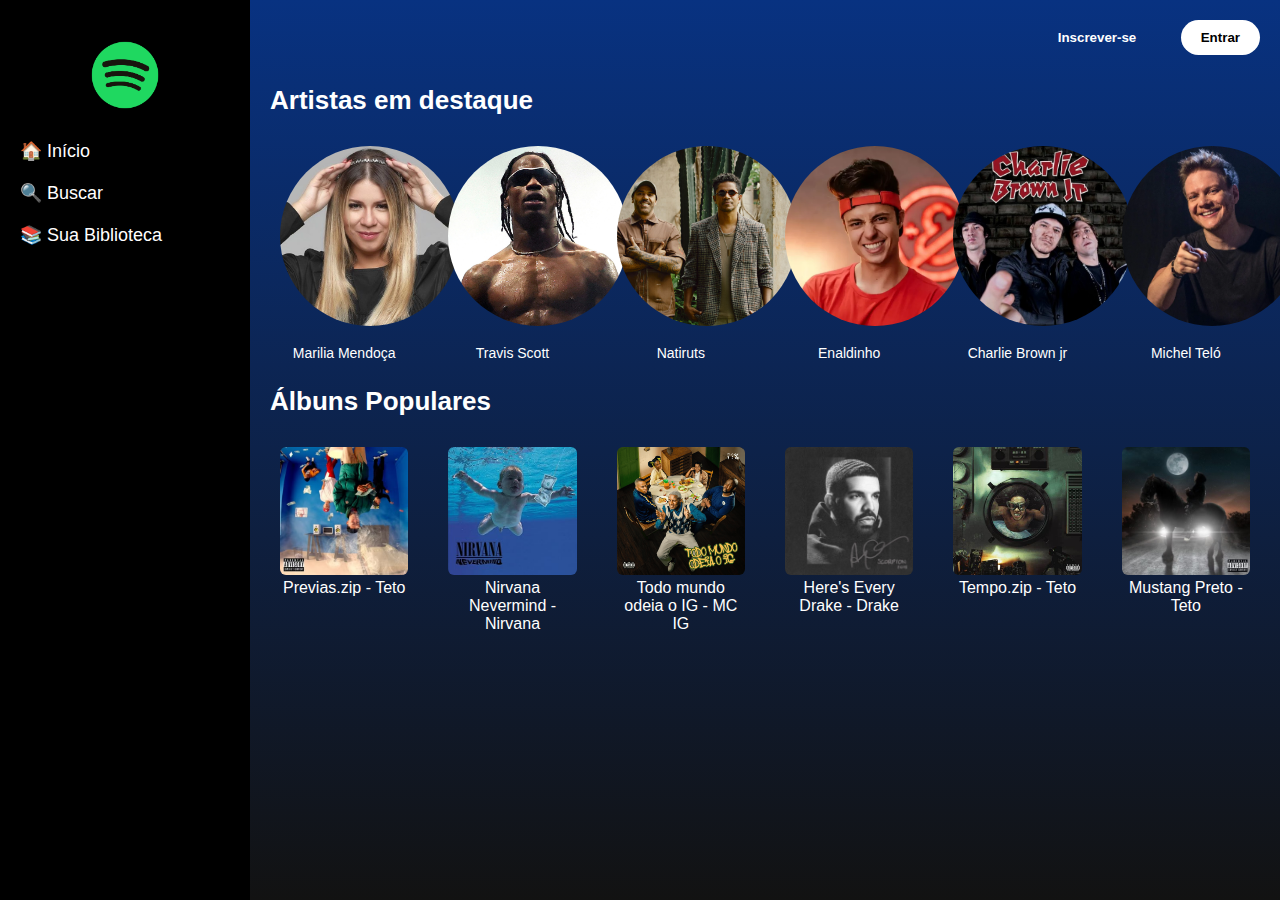
<file: index.html>
<!DOCTYPE html>
<html lang="pt-BR">
<head>
  <meta charset="UTF-8" />
  <meta name="viewport" content="width=device-width, initial-scale=1.0" />
  <title>Spotify Clone</title>
  <link rel="stylesheet" href="styles.css" />
</head>
<body>
  <div class="sidebar">
    <div class="logo"><img src="spotify.png" alt="" class="spotify-logo"></div>
    <ul>
      <li>🏠 Início</li>
      <li>🔍 Buscar</li>
      <li>📚 Sua Biblioteca</li>
    </ul>
  </div>

  <div class="main">
    <header>
      <div class="buttons">
        <button>Inscrever-se</button>
        <a href="login.html"><button class="login">Entrar</button></a>
      </div>
    </header>

    <section class="artistas">
      <h1>Artistas em destaque</h1>
      <div class="cards artistas-cards">
        <div class="card artista">
          <a href="artista.html"><img src="MARILIA-MENDONÇA.jpg" alt="Artista 1" /></a>
          <p>Marilia Mendoça</p>
        </div>
        <div class="card artista">
          <a href="artista.html"><img src="travisscott.jpg" alt="Artista 2" /></a>
          <p>Travis Scott</p>
        </div>
        <div class="card artista">
          <a href="artista.html"><img src="NATIRUTS_22_02_24_8430-2-620x620.jpg" alt="Artista 3" /></a>
          <p>Natiruts</p>
        </div>
        <div class="card artista">
          <a href="artista.html"><img src="enaldinho.png" alt="Artista 4" /></a>
          <p>Enaldinho</p>
        </div>
        <div class="card artista">
          <a href="artista.html"><img src="charliebrown.png" alt="Artista 5" /></a>
          <p>Charlie Brown jr</p>
        </div>
        <div class="card artista">
          <a href="artista.html"><img src="micheltelo.png" alt="Artista 6" /></a>
          <p>Michel Teló</p>
        </div>
      </div>
    </section>

    <section class="albuns">
      <h2>Álbuns Populares</h2>
      <div class="cards albuns-cards">
        <div class="card album">
          <a href="artista.html"><img src="tetos.png" alt="Álbum 1" /></a>
          <p>Previas.zip - Teto</p>
        </div>
        <div class="card album">
          <a href="artista.html"><img src="nirvana.png" alt="Álbum 2" /></a>
          <p>Nirvana Nevermind - Nirvana</p>
        </div>
        <div class="card album">
          <a href="artista.html"><img src="ig.png" alt="Álbum 3" /></a>
          <p>Todo mundo odeia o IG - MC IG</p>
        </div>
        <div class="card album">
          <a href="artista.html"><img src="drake.png" alt="Álbum 4" /></a>
          <p>Here's Every Drake - Drake</p>
        </div>
        <div class="card album">
          <a href="artista.html"><img src="teto.png" alt="Álbum 5" /></a>
          <p>Tempo.zip - Teto</p>
        </div>
        <div class="card album">
          <a href="artista.html"><img src="cavalo.png" alt="Álbum 6" /></a>
          <p>Mustang Preto - Teto</p>
        </div>
      </div>
    </section>
  </div>

  <script src="java.js"></script>
</body>
</html>
</file>
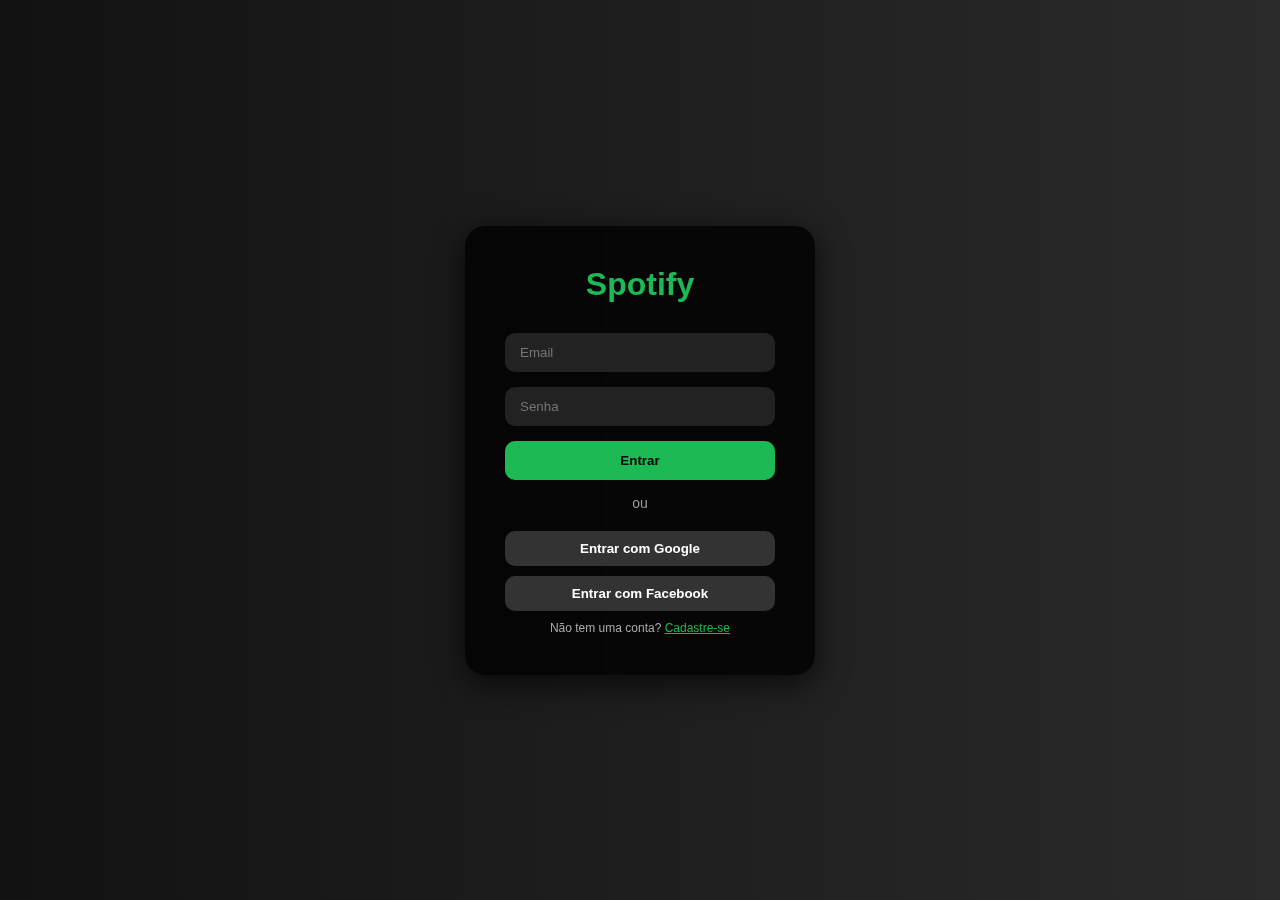
<file: login.html>
<!DOCTYPE html>
<html lang="pt-BR">
<head>
  <meta charset="UTF-8">
  <meta name="viewport" content="width=device-width, initial-scale=1.0">
  <title>Login Spotify Clone</title>
  <link rel="stylesheet" href="style.css">
</head>
<body>

  <div class="login-container">
    <h1>Spotify</h1>

    <input type="email" placeholder="Email">
    <input type="password" placeholder="Senha">
    <a href="index.html"><button>Entrar</button></a>

    <div class="divider">ou</div>

    <div class="social-login">
      <a href="index.html"><button>Entrar com Google</button></a>
      <a href="index.html"><button>Entrar com Facebook</button></a>
    </div>

    <p>Não tem uma conta? <a href="#" style="color:#1db954;">Cadastre-se</a></p>
  </div>

</body>
</html>
</file>
<file: styles.css>
* {
  margin: 0;
  padding: 0;
  box-sizing: border-box;
  font-family: 'Helvetica', sans-serif;
}

body {
  display: flex;
  height: 100vh;
  background-color: #121212;
  color: white;
}

.sidebar {
  width: 250px;
  background-color: #000;
  padding: 20px;
}

.sidebar .logo {
  font-size: 22px;
  font-weight: bold;
  margin-bottom: 30px;
}

.sidebar ul {
  list-style: none;
}

.sidebar li {
  margin: 20px 0;
  font-size: 18px;
  cursor: pointer;
  transition: 0.3s;
}

.sidebar li:hover {
  color: #1db954;
}

.main {
  flex: 1;
  padding: 20px;
  background: linear-gradient(to bottom, #083281, #121212);
  overflow-y: auto;
}

header {
  display: flex;
  justify-content: flex-end;
  margin-bottom: 30px;
}

header .buttons button {
  background: none;
  border: none;
  color: white;
  font-weight: bold;
  margin-left: 20px;
  cursor: pointer;
  padding: 10px 20px;
}

header .buttons .login {
  background-color: white;
  color: black;
  border-radius: 20px;
}

h1, h2 {
  font-size: 26px;
  margin-bottom: 20px;
  margin-top: 15px;
}

.cards {
  display: grid;
  grid-template-columns: repeat(auto-fit, minmax(120px, 1fr));
  gap: 20px;
}

.card {
  
  padding: 10px;
  border-radius: 8px;
  text-align: center;
  transition: background 0.3s;
  cursor: pointer;
}

.card:hover {
  background-color: #025f0d;
}

.card img {
  width: 100%;
  border-radius: 8px;
}

/* Artistas */
.artistas-cards .card img {
  border-radius: 50%;
  width: 180px;
  height: 180px;
  object-fit: cover;
  margin: 0 auto 10px;
}

.artistas-cards .card p {
  font-size: 14px;
  margin-top: 5px;
}

/* Álbuns */
.albuns-cards .card img {
  width: 100%;
  height: auto;
  border-radius: 6px;
}

.spotify-logo {
  width: 70px;
  height: 70px;
  margin: 20px auto;
  display: block;
}
</file>
<file: style.css>
* {
  margin: 0;
  padding: 0;
  box-sizing: border-box;
  font-family: 'Poppins', sans-serif;
}

/* Fundo Animado */
body {
  height: 100vh;
  overflow: hidden;
  background: linear-gradient(270deg, #1db954, #191414, #535353, #121212);
  background-size: 800% 800%;
  animation: moveBackground 20s ease infinite;
  display: flex;
  justify-content: center;
  align-items: center;
}

/* Animação do Fundo */
@keyframes moveBackground {
  0% {background-position: 0% 50%;}
  50% {background-position: 100% 50%;}
  100% {background-position: 0% 50%;}
}

/* Cartão de Login */
.login-container {
  background-color: rgba(0, 0, 0, 0.8);
  padding: 40px;
  border-radius: 20px;
  box-shadow: 0 8px 32px rgba(0, 0, 0, 0.7);
  backdrop-filter: blur(8px);
  width: 350px;
  text-align: center;
  z-index: 2;
}

/* Título */
.login-container h1 {
  margin-bottom: 30px;
  color: #1db954;
}

/* Inputs */
.login-container input {
  width: 100%;
  padding: 12px 15px;
  margin-bottom: 15px;
  border: none;
  border-radius: 10px;
  background-color: #222;
  color: white;
  transition: background-color 0.3s;
}

.login-container input:focus {
  outline: none;
  background-color: #333;
}

/* Botão Login */
.login-container button {
  width: 100%;
  padding: 12px;
  background-color: #1db954;
  border: none;
  border-radius: 10px;
  color: black;
  font-weight: bold;
  cursor: pointer;
  transition: background-color 0.3s;
}

.login-container button:hover {
  background-color: #17a64a;
}

/* Social Login */
.social-login {
  margin-top: 20px;
}

.social-login button {
  width: 100%;
  padding: 10px;
  background-color: #333;
  color: white;
  border: none;
  border-radius: 10px;
  margin-bottom: 10px;
  cursor: pointer;
  transition: background-color 0.3s;
}

.social-login button:hover {
  background-color: #444;
}

/* Divisor */
.divider {
  margin: 15px 0;
  color: #999;
  font-size: 14px;
}

/* Texto extra */
.login-container p {
  color: #aaa;
  font-size: 12px;
}
</file>
